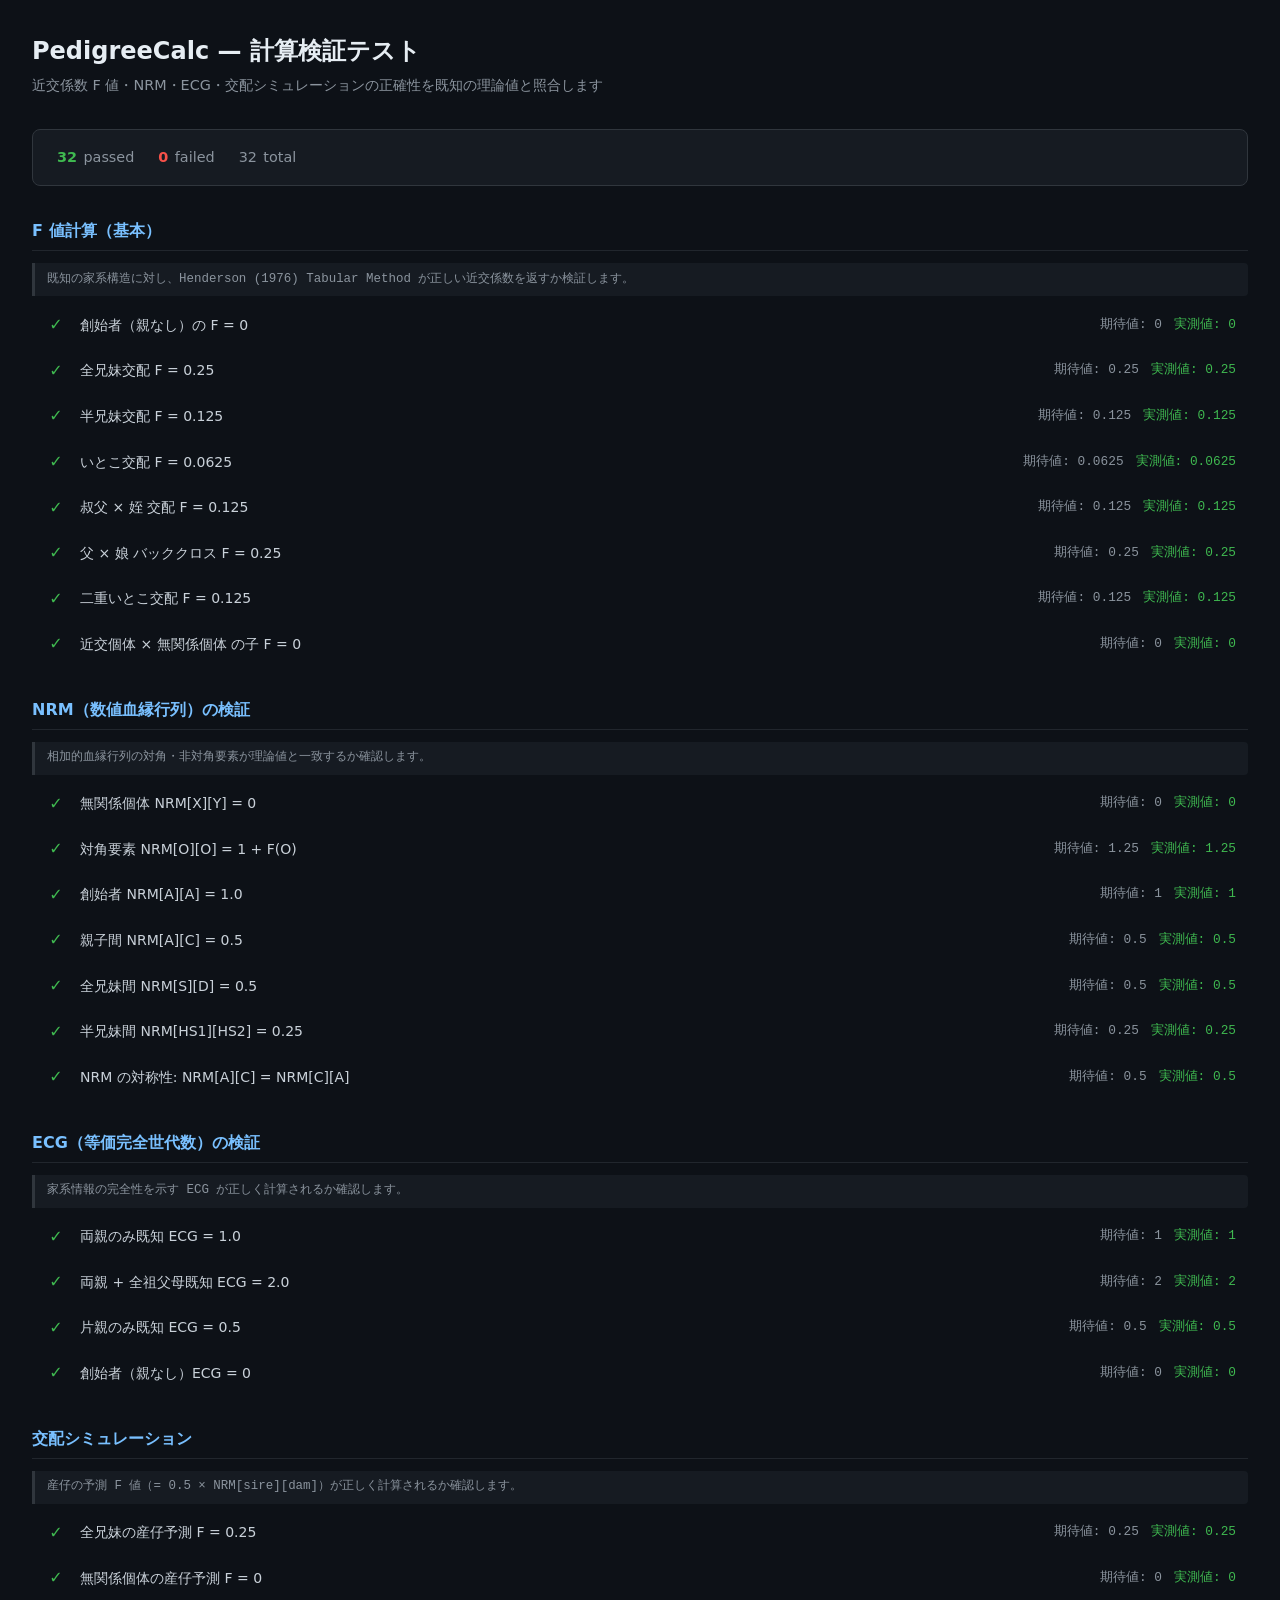
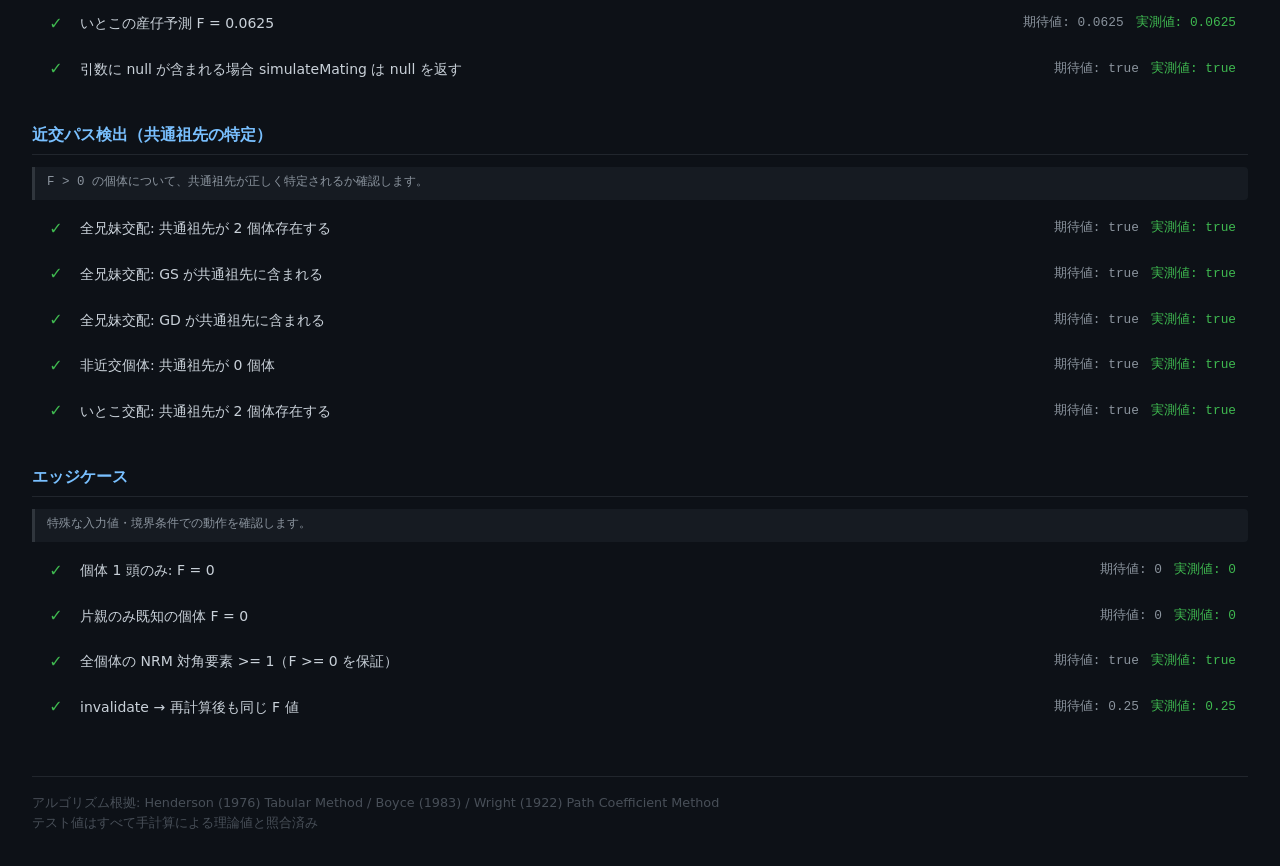
<file: test.html>
<!DOCTYPE html>
<html lang="ja">
<head>
  <meta charset="UTF-8">
  <meta name="viewport" content="width=device-width, initial-scale=1.0">
  <title>PedigreeCalc — 計算検証テスト</title>
  <style>
    *, *::before, *::after { box-sizing: border-box; margin: 0; padding: 0; }

    body {
      font-family: 'Segoe UI', system-ui, sans-serif;
      background: #0d1117;
      color: #c9d1d9;
      padding: 2rem;
      line-height: 1.6;
    }

    h1 {
      font-size: 1.5rem;
      color: #e6edf3;
      margin-bottom: 0.25rem;
    }

    .subtitle {
      color: #8b949e;
      font-size: 0.9rem;
      margin-bottom: 2rem;
    }

    /* サマリーバー */
    #summary {
      display: flex;
      gap: 1.5rem;
      background: #161b22;
      border: 1px solid #30363d;
      border-radius: 8px;
      padding: 1rem 1.5rem;
      margin-bottom: 2rem;
      font-size: 0.9rem;
    }
    #summary .stat { display: flex; align-items: center; gap: 0.4rem; }
    #summary .pass { color: #3fb950; font-weight: 700; }
    #summary .fail { color: #f85149; font-weight: 700; }
    #summary .total { color: #8b949e; }

    /* テストスイートグループ */
    .suite {
      margin-bottom: 2rem;
    }
    .suite-title {
      font-size: 1rem;
      font-weight: 600;
      color: #79c0ff;
      margin-bottom: 0.75rem;
      padding-bottom: 0.4rem;
      border-bottom: 1px solid #21262d;
    }

    /* 個別テスト行 */
    .test-row {
      display: grid;
      grid-template-columns: 1.5rem 1fr auto auto;
      align-items: center;
      gap: 0.75rem;
      padding: 0.5rem 0.75rem;
      border-radius: 6px;
      margin-bottom: 0.25rem;
      font-size: 0.875rem;
      transition: background 0.1s;
    }
    .test-row:hover { background: #161b22; }
    .test-row.pass .icon { color: #3fb950; }
    .test-row.fail { background: #1c1010; }
    .test-row.fail .icon { color: #f85149; }
    .test-row.fail .name { color: #f85149; }

    .icon { font-size: 1rem; text-align: center; }
    .name { color: #c9d1d9; }
    .expected { color: #8b949e; font-family: monospace; font-size: 0.8rem; }
    .actual   { font-family: monospace; font-size: 0.8rem; }
    .test-row.pass .actual { color: #3fb950; }
    .test-row.fail .actual { color: #f85149; }

    /* 家系図説明 */
    .pedigree-note {
      font-family: monospace;
      font-size: 0.78rem;
      color: #8b949e;
      background: #161b22;
      border-left: 3px solid #30363d;
      padding: 0.4rem 0.75rem;
      margin-bottom: 0.5rem;
      border-radius: 0 4px 4px 0;
    }

    /* エラー表示 */
    #load-error {
      display: none;
      background: #1c1010;
      border: 1px solid #f85149;
      border-radius: 8px;
      padding: 1rem 1.5rem;
      color: #f85149;
      margin-bottom: 2rem;
    }

    footer {
      margin-top: 3rem;
      color: #484f58;
      font-size: 0.8rem;
      border-top: 1px solid #21262d;
      padding-top: 1rem;
    }
  </style>
</head>
<body>

<h1>PedigreeCalc — 計算検証テスト</h1>
<p class="subtitle">
  近交係数 F 値・NRM・ECG・交配シミュレーションの正確性を既知の理論値と照合します
</p>

<div id="load-error">
  ⚠ nrm.js の読み込みに失敗しました。このファイルはサーバー経由でアクセスしてください。<br>
  GitHub Pages: <a href="https://play03016202.github.io/pedigree-calc/test/test.html" style="color:#58a6ff;">
    https://play03016202.github.io/pedigree-calc/test/test.html
  </a>
</div>

<div id="summary">
  <div class="stat"><span class="pass" id="pass-count">-</span> <span class="total">passed</span></div>
  <div class="stat"><span class="fail" id="fail-count">-</span> <span class="total">failed</span></div>
  <div class="stat"><span class="total" id="total-count">-</span> <span class="total">total</span></div>
</div>

<div id="results"></div>

<footer>
  アルゴリズム根拠: Henderson (1976) Tabular Method / Boyce (1983) / Wright (1922) Path Coefficient Method<br>
  テスト値はすべて手計算による理論値と照合済み
</footer>

<!-- ================================================================
  Step 1: App.Store のモック実装（本番コードが依存する最小インターフェース）
================================================================ -->
<script>
window.App = {};

(function () {
  let _map = new Map();

  /* DFS トポロジカルソート（親が子より前に来る順序を保証） */
  function topologicalSort() {
    const result  = [];
    const visited = new Set();
    const temp    = new Set(); // 循環参照ガード

    function visit(id) {
      if (temp.has(id) || visited.has(id)) return;
      temp.add(id);
      const ind = _map.get(id);
      if (ind) {
        if (ind.sireId && _map.has(ind.sireId)) visit(ind.sireId);
        if (ind.damId  && _map.has(ind.damId))  visit(ind.damId);
      }
      temp.delete(id);
      visited.add(id);
      if (ind) result.push(ind);
    }

    for (const id of _map.keys()) visit(id);
    return result;
  }

  App.Store = {
    /** テスト用: 個体リストをストアに投入 */
    load(individuals) {
      _map = new Map(individuals.map(i => [i.id, { ...i }]));
      if (App.NRM) App.NRM.invalidate();
    },
    get(id)   { return _map.get(id) || null; },
    getAll()  { return [..._map.values()]; },
    topologicalSort,
  };
})();
</script>

<!-- Step 2: 本番コードを読み込む（このファイルは test/ に置くので ../src/ を参照） -->
<script src="../src/engine/nrm.js"></script>

<!-- ================================================================
  Step 3: テストランナー + テストスイート
================================================================ -->
<script>
(function () {

  /* ──────────────────────────────────────────────
   * テストランナー
   * ────────────────────────────────────────────── */
  const suites  = [];   // { title, note, tests[] }
  let curSuite  = null;

  function suite(title, note) {
    curSuite = { title, note: note || '', tests: [] };
    suites.push(curSuite);
  }

  /**
   * @param {string} name     テスト名
   * @param {*}      expected 期待値（数値 or boolean）
   * @param {*}      actual   実測値
   * @param {number} [tol]    数値比較の許容誤差（デフォルト 1e-10）
   */
  function test(name, expected, actual, tol = 1e-10) {
    let pass;
    if (typeof expected === 'boolean') {
      pass = (actual === expected);
    } else {
      pass = Number.isFinite(actual) && Math.abs(actual - expected) <= tol;
    }
    curSuite.tests.push({ name, expected, actual, pass });
  }

  /* ──────────────────────────────────────────────
   * テストヘルパー
   * ────────────────────────────────────────────── */

  /** 個体オブジェクトを生成 */
  function ind(id, sireId, damId) {
    return { id, sireId: sireId || null, damId: damId || null,
             F: 0, ECG: 0, generationDepth: 0 };
  }

  /** ストアを差し替えて NRM を再構築し、対象個体の F 値を返す */
  function getF(individuals, targetId) {
    App.Store.load(individuals);
    App.NRM.ensureBuilt();
    return App.NRM.getF(targetId);
  }

  /* ══════════════════════════════════════════════
   * テストスイート 1: 基本 F 値
   * ══════════════════════════════════════════════ */

  suite('F 値計算（基本）',
    '既知の家系構造に対し、Henderson (1976) Tabular Method が正しい近交係数を返すか検証します。');

  // --- 1. 創始者（親なし） F = 0 ---
  test('創始者（親なし）の F = 0',
    0,
    getF([ind('A', null, null)], 'A')
  );

  // --- 2. 全兄妹交配 F = 0.25 ---
  // GS × GD → S, D  →  S × D → O
  // F(O) = 0.5 × NRM[S][D] = 0.5 × 0.5 = 0.25
  test('全兄妹交配 F = 0.25',
    0.25,
    getF([
      ind('GS', null, null), ind('GD', null, null),
      ind('S',  'GS', 'GD'), ind('D',  'GS', 'GD'),
      ind('O',  'S',  'D'),
    ], 'O')
  );

  // --- 3. 半兄妹交配 F = 0.125 ---
  // CP × A → HS1,  CP × B → HS2  →  HS1 × HS2 → O
  // F(O) = 0.5 × NRM[HS1][HS2] = 0.5 × 0.25 = 0.125
  test('半兄妹交配 F = 0.125',
    0.125,
    getF([
      ind('CP',  null, null), ind('A',  null, null), ind('B',  null, null),
      ind('HS1', 'CP', 'A'),  ind('HS2', 'CP', 'B'),
      ind('O',   'HS1','HS2'),
    ], 'O')
  );

  // --- 4. いとこ交配 F = 0.0625 ---
  // GP1×GP2→P1,P2   P1×X→Co1   P2×Y→Co2   Co1×Co2→O
  // F(O) = 0.5 × NRM[Co1][Co2] = 0.5 × 0.125 = 0.0625
  test('いとこ交配 F = 0.0625',
    0.0625,
    getF([
      ind('GP1', null,  null), ind('GP2', null,  null),
      ind('X',   null,  null), ind('Y',   null,  null),
      ind('P1',  'GP1', 'GP2'), ind('P2',  'GP1', 'GP2'),
      ind('Co1', 'P1',  'X'),   ind('Co2', 'P2',  'Y'),
      ind('O',   'Co1', 'Co2'),
    ], 'O')
  );

  // --- 5. 叔父 × 姪 交配 F = 0.125 ---
  // GP1×GP2→U,P   C×D→S   P×S→N   U×N→O
  // F(O) = 0.5 × NRM[U][N] = 0.5 × 0.25 = 0.125
  test('叔父 × 姪 交配 F = 0.125',
    0.125,
    getF([
      ind('GP1', null,  null), ind('GP2', null,  null),
      ind('C',   null,  null), ind('D',   null,  null),
      ind('U',   'GP1', 'GP2'), ind('P',  'GP1', 'GP2'),
      ind('S',   'C',   'D'),
      ind('N',   'P',   'S'),
      ind('O',   'U',   'N'),
    ], 'O')
  );

  // --- 6. 父 × 娘 バッククロス F = 0.25 ---
  // A×B→F   F×C→Dau   F×Dau→O
  // F(O) = 0.5 × NRM[F][Dau] = 0.5 × 0.5 = 0.25
  test('父 × 娘 バッククロス F = 0.25',
    0.25,
    getF([
      ind('A',   null, null), ind('B', null, null), ind('C', null, null),
      ind('F',   'A',  'B'),
      ind('Dau', 'F',  'C'),
      ind('O',   'F',  'Dau'),
    ], 'O')
  );

  // --- 7. 二重いとこ交配 F = 0.125 ---
  // A×B→P1,P2   C×D→P3,P4   P1×P3→Co1   P2×P4→Co2   Co1×Co2→O
  // F(O) = 0.5 × NRM[Co1][Co2] = 0.5 × 0.25 = 0.125
  test('二重いとこ交配 F = 0.125',
    0.125,
    getF([
      ind('A',   null, null), ind('B',  null, null),
      ind('C',   null, null), ind('D',  null, null),
      ind('P1',  'A',  'B'),  ind('P2', 'A',  'B'),
      ind('P3',  'C',  'D'),  ind('P4', 'C',  'D'),
      ind('Co1', 'P1', 'P3'), ind('Co2','P2', 'P4'),
      ind('O',   'Co1','Co2'),
    ], 'O')
  );

  // --- 8. 近交個体の子（F > 0 の親を持つケース）---
  // 全兄妹交配で生まれた O(F=0.25) を A（非近交）と交配→ O2 の F
  // F(O2) = 0.5 × NRM[O][A] = 0.5 × (0.5*(NRM[A][S]+NRM[A][D])) = 0 （A は無関係）
  test('近交個体 × 無関係個体 の子 F = 0',
    0,
    getF([
      ind('GS', null, null), ind('GD', null, null),
      ind('S',  'GS', 'GD'), ind('D',  'GS', 'GD'),
      ind('O',  'S',  'D'),
      ind('A',  null, null),
      ind('O2', 'O',  'A'),
    ], 'O2')
  );

  /* ══════════════════════════════════════════════
   * テストスイート 2: NRM（数値血縁行列）
   * ══════════════════════════════════════════════ */

  suite('NRM（数値血縁行列）の検証',
    '相加的血縁行列の対角・非対角要素が理論値と一致するか確認します。');

  // --- 9. 無関係個体の NRM = 0 ---
  (function () {
    App.Store.load([ind('X', null, null), ind('Y', null, null)]);
    App.NRM.ensureBuilt();
    test('無関係個体 NRM[X][Y] = 0', 0, App.NRM.get('X', 'Y'));
  })();

  // --- 10. 対角要素 = 1 + F ---
  (function () {
    App.Store.load([
      ind('GS', null, null), ind('GD', null, null),
      ind('S',  'GS', 'GD'), ind('D',  'GS', 'GD'),
      ind('O',  'S',  'D'),
    ]);
    App.NRM.ensureBuilt();
    const F_O   = App.NRM.getF('O');
    const diag  = App.NRM.get('O', 'O');
    test('対角要素 NRM[O][O] = 1 + F(O)', 1 + F_O, diag);
  })();

  // --- 11. 創始者の対角 = 1.0 ---
  (function () {
    App.Store.load([ind('A', null, null)]);
    App.NRM.ensureBuilt();
    test('創始者 NRM[A][A] = 1.0', 1.0, App.NRM.get('A', 'A'));
  })();

  // --- 12. 親子間 NRM = 0.5（創始者 × 子）---
  (function () {
    App.Store.load([
      ind('A', null, null), ind('B', null, null),
      ind('C', 'A', 'B'),
    ]);
    App.NRM.ensureBuilt();
    test('親子間 NRM[A][C] = 0.5', 0.5, App.NRM.get('A', 'C'));
  })();

  // --- 13. 全兄妹間 NRM = 0.5 ---
  (function () {
    App.Store.load([
      ind('GS', null, null), ind('GD', null, null),
      ind('S',  'GS', 'GD'), ind('D',  'GS', 'GD'),
    ]);
    App.NRM.ensureBuilt();
    test('全兄妹間 NRM[S][D] = 0.5', 0.5, App.NRM.get('S', 'D'));
  })();

  // --- 14. 半兄妹間 NRM = 0.25 ---
  (function () {
    App.Store.load([
      ind('CP',  null, null), ind('A', null, null), ind('B', null, null),
      ind('HS1', 'CP', 'A'),  ind('HS2','CP', 'B'),
    ]);
    App.NRM.ensureBuilt();
    test('半兄妹間 NRM[HS1][HS2] = 0.25', 0.25, App.NRM.get('HS1', 'HS2'));
  })();

  // --- 15. NRM の対称性: NRM[i][j] = NRM[j][i] ---
  (function () {
    App.Store.load([
      ind('A', null, null), ind('B', null, null),
      ind('C', 'A',  'B'),
    ]);
    App.NRM.ensureBuilt();
    const ac = App.NRM.get('A', 'C');
    const ca = App.NRM.get('C', 'A');
    test('NRM の対称性: NRM[A][C] = NRM[C][A]', ac, ca);
  })();

  /* ══════════════════════════════════════════════
   * テストスイート 3: ECG（等価完全世代数）
   * ══════════════════════════════════════════════ */

  suite('ECG（等価完全世代数）の検証',
    '家系情報の完全性を示す ECG が正しく計算されるか確認します。');

  // --- 16. 両親のみ既知 ECG = 1.0 ---
  (function () {
    App.Store.load([
      ind('A', null, null), ind('B', null, null),
      ind('C', 'A', 'B'),
    ]);
    App.NRM.ensureBuilt();
    test('両親のみ既知 ECG = 1.0', 1.0, App.Store.get('C').ECG);
  })();

  // --- 17. 両親 + 全祖父母既知 ECG = 2.0 ---
  (function () {
    App.Store.load([
      ind('GF1', null, null), ind('GM1', null, null),
      ind('GF2', null, null), ind('GM2', null, null),
      ind('F',   'GF1','GM1'), ind('M',  'GF2','GM2'),
      ind('C',   'F',  'M'),
    ]);
    App.NRM.ensureBuilt();
    test('両親 + 全祖父母既知 ECG = 2.0', 2.0, App.Store.get('C').ECG);
  })();

  // --- 18. 片親のみ既知 ECG = 0.5 ---
  (function () {
    App.Store.load([
      ind('A', null, null),
      ind('C', 'A', null),
    ]);
    App.NRM.ensureBuilt();
    test('片親のみ既知 ECG = 0.5', 0.5, App.Store.get('C').ECG);
  })();

  // --- 19. 親なし（創始者）ECG = 0 ---
  (function () {
    App.Store.load([ind('A', null, null)]);
    App.NRM.ensureBuilt();
    test('創始者（親なし）ECG = 0', 0, App.Store.get('A').ECG);
  })();

  /* ══════════════════════════════════════════════
   * テストスイート 4: 交配シミュレーション
   * ══════════════════════════════════════════════ */

  suite('交配シミュレーション',
    '産仔の予測 F 値（= 0.5 × NRM[sire][dam]）が正しく計算されるか確認します。');

  // --- 20. 全兄妹の産仔予測 F = 0.25 ---
  (function () {
    App.Store.load([
      ind('GS', null, null), ind('GD', null, null),
      ind('S',  'GS', 'GD'), ind('D',  'GS', 'GD'),
    ]);
    test('全兄妹の産仔予測 F = 0.25', 0.25, App.NRM.simulateMating('S', 'D'));
  })();

  // --- 21. 無関係個体の産仔予測 F = 0 ---
  (function () {
    App.Store.load([ind('X', null, null), ind('Y', null, null)]);
    test('無関係個体の産仔予測 F = 0', 0, App.NRM.simulateMating('X', 'Y'));
  })();

  // --- 22. いとこの産仔予測 F = 0.0625 ---
  (function () {
    App.Store.load([
      ind('GP1', null,  null), ind('GP2', null,  null),
      ind('X',   null,  null), ind('Y',   null,  null),
      ind('P1',  'GP1', 'GP2'), ind('P2', 'GP1', 'GP2'),
      ind('Co1', 'P1',  'X'),   ind('Co2','P2',  'Y'),
    ]);
    test('いとこの産仔予測 F = 0.0625', 0.0625, App.NRM.simulateMating('Co1', 'Co2'));
  })();

  // --- 23. 片方が null の場合は null を返す ---
  (function () {
    App.Store.load([ind('X', null, null)]);
    const result = App.NRM.simulateMating('X', null);
    test('引数に null が含まれる場合 simulateMating は null を返す',
      true, result === null);
  })();

  /* ══════════════════════════════════════════════
   * テストスイート 5: 近交パス検出
   * ══════════════════════════════════════════════ */

  suite('近交パス検出（共通祖先の特定）',
    'F > 0 の個体について、共通祖先が正しく特定されるか確認します。');

  // --- 24. 全兄妹交配の共通祖先は GS, GD の 2 個体 ---
  (function () {
    App.Store.load([
      ind('GS', null, null), ind('GD', null, null),
      ind('S',  'GS', 'GD'), ind('D',  'GS', 'GD'),
      ind('O',  'S',  'D'),
    ]);
    App.NRM.ensureBuilt();
    const { commonAncestors } = App.NRM.findInbreedingPaths('O');
    test('全兄妹交配: 共通祖先が 2 個体存在する', true, commonAncestors.size === 2);
    test('全兄妹交配: GS が共通祖先に含まれる',    true, commonAncestors.has('GS'));
    test('全兄妹交配: GD が共通祖先に含まれる',    true, commonAncestors.has('GD'));
  })();

  // --- 25. 非近交個体: 共通祖先は 0 ---
  (function () {
    App.Store.load([
      ind('A', null, null), ind('B', null, null),
      ind('C', 'A', 'B'),
    ]);
    App.NRM.ensureBuilt();
    const { commonAncestors } = App.NRM.findInbreedingPaths('C');
    test('非近交個体: 共通祖先が 0 個体', true, commonAncestors.size === 0);
  })();

  // --- 26. いとこ交配: 共通祖先は GP1, GP2 の 2 個体 ---
  (function () {
    App.Store.load([
      ind('GP1', null,  null), ind('GP2', null,  null),
      ind('X',   null,  null), ind('Y',   null,  null),
      ind('P1',  'GP1', 'GP2'), ind('P2', 'GP1', 'GP2'),
      ind('Co1', 'P1',  'X'),   ind('Co2','P2',  'Y'),
      ind('O',   'Co1', 'Co2'),
    ]);
    App.NRM.ensureBuilt();
    const { commonAncestors } = App.NRM.findInbreedingPaths('O');
    test('いとこ交配: 共通祖先が 2 個体存在する', true, commonAncestors.size === 2);
  })();

  /* ══════════════════════════════════════════════
   * テストスイート 6: エッジケース
   * ══════════════════════════════════════════════ */

  suite('エッジケース',
    '特殊な入力値・境界条件での動作を確認します。');

  // --- 27. 個体が 1 頭のみ ---
  test('個体 1 頭のみ: F = 0',
    0,
    getF([ind('Solo', null, null)], 'Solo')
  );

  // --- 28. 片親のみ既知の個体 F = 0 ---
  test('片親のみ既知の個体 F = 0',
    0,
    getF([ind('A', null, null), ind('C', 'A', null)], 'C')
  );

  // --- 29. NRM[i][i] >= 1 （F >= 0 の保証） ---
  (function () {
    App.Store.load([
      ind('GS', null, null), ind('GD', null, null),
      ind('S',  'GS', 'GD'), ind('D',  'GS', 'GD'),
      ind('O',  'S',  'D'),
    ]);
    App.NRM.ensureBuilt();
    const allGeq1 = App.Store.getAll().every(i => App.NRM.get(i.id, i.id) >= 1);
    test('全個体の NRM 対角要素 >= 1（F >= 0 を保証）', true, allGeq1);
  })();

  // --- 30. invalidate 後に再計算しても同じ結果 ---
  (function () {
    const individuals = [
      ind('GS', null, null), ind('GD', null, null),
      ind('S',  'GS', 'GD'), ind('D',  'GS', 'GD'),
      ind('O',  'S',  'D'),
    ];
    App.Store.load(individuals);
    App.NRM.ensureBuilt();
    const f1 = App.NRM.getF('O');
    App.NRM.invalidate();
    App.NRM.ensureBuilt();
    const f2 = App.NRM.getF('O');
    test('invalidate → 再計算後も同じ F 値', f1, f2);
  })();

  /* ──────────────────────────────────────────────
   * 結果の描画
   * ────────────────────────────────────────────── */

  let totalPass = 0, totalFail = 0;

  const container = document.getElementById('results');

  for (const s of suites) {
    const div = document.createElement('div');
    div.className = 'suite';

    const titleEl = document.createElement('div');
    titleEl.className = 'suite-title';
    titleEl.textContent = s.title;
    div.appendChild(titleEl);

    if (s.note) {
      const noteEl = document.createElement('div');
      noteEl.className = 'pedigree-note';
      noteEl.textContent = s.note;
      div.appendChild(noteEl);
    }

    for (const t of s.tests) {
      t.pass ? totalPass++ : totalFail++;

      const row = document.createElement('div');
      row.className = `test-row ${t.pass ? 'pass' : 'fail'}`;

      const fmt = v => {
        if (typeof v === 'boolean') return String(v);
        if (typeof v === 'number')  return Number.isInteger(v) ? String(v) : v.toFixed(10).replace(/0+$/, '').replace(/\.$/, '');
        return String(v);
      };

      row.innerHTML = `
        <span class="icon">${t.pass ? '✓' : '✗'}</span>
        <span class="name">${t.name}</span>
        <span class="expected">期待値: ${fmt(t.expected)}</span>
        <span class="actual">実測値: ${fmt(t.actual)}</span>
      `;
      div.appendChild(row);
    }

    container.appendChild(div);
  }

  const total = totalPass + totalFail;
  document.getElementById('pass-count').textContent  = totalPass;
  document.getElementById('fail-count').textContent  = totalFail;
  document.getElementById('total-count').textContent = total;

})();
</script>

<!-- nrm.js の読み込み失敗チェック -->
<script>
if (typeof App.NRM === 'undefined') {
  document.getElementById('load-error').style.display = 'block';
  document.getElementById('results').innerHTML =
    '<p style="color:#f85149;padding:1rem;">テストを実行できませんでした。上記エラーを確認してください。</p>';
}
</script>

</body>
</html>
</file>
